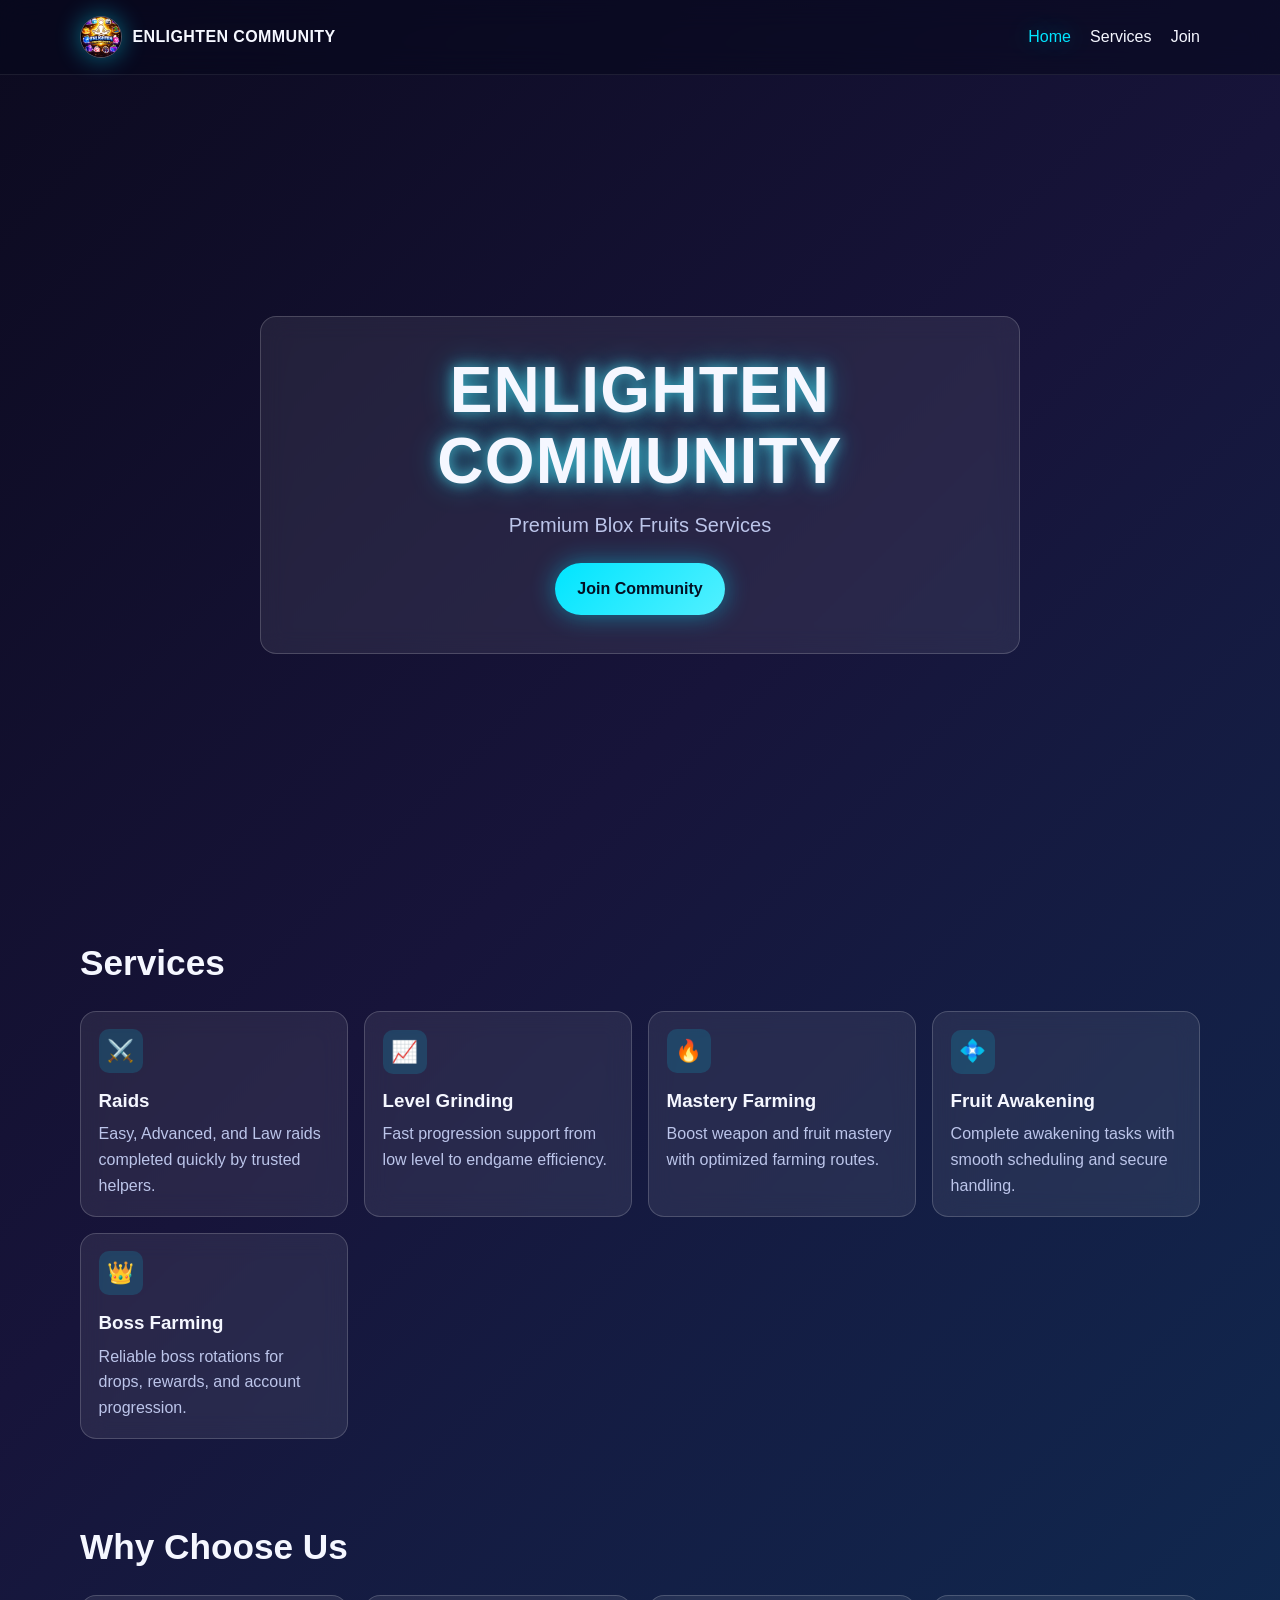
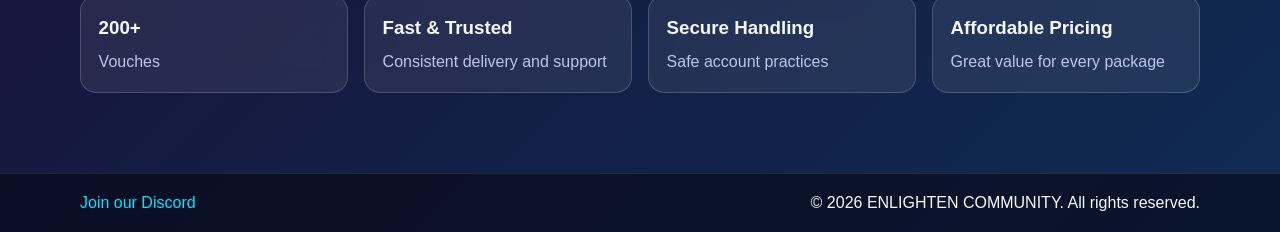
<file: index.html>
<!DOCTYPE html>
<html lang="en">
  <head>
    <meta charset="UTF-8" />
    <meta name="viewport" content="width=device-width, initial-scale=1.0" />
    <meta
      name="description"
      content="ENLIGHTEN COMMUNITY - Premium Blox Fruits Services"
    />
    <title>ENLIGHTEN COMMUNITY | Home</title>
    <link rel="stylesheet" href="style.css" />
  </head>
  <body>
    <header class="site-header" id="top">
      <nav class="navbar container" aria-label="Main navigation">
        <a class="brand" href="index.html" aria-label="ENLIGHTEN COMMUNITY Home">
          <img src="logo.png" alt="ENLIGHTEN COMMUNITY logo" class="brand-logo" />
          <span>ENLIGHTEN COMMUNITY</span>
        </a>

        <button
          class="menu-toggle"
          type="button"
          aria-expanded="false"
          aria-controls="primary-menu"
        >
          ☰
        </button>

        <ul class="nav-links" id="primary-menu">
          <li><a href="index.html" class="active">Home</a></li>
          <li><a href="server.html">Services</a></li>
          <li><a href="#join">Join</a></li>
        </ul>
      </nav>
    </header>

    <main>
      <section class="hero container" id="home">
        <div class="hero-content glass">
          <h1 class="hero-title glow-text">ENLIGHTEN COMMUNITY</h1>
          <p class="hero-subtitle">Premium Blox Fruits Services</p>
          <a class="btn-glow" href="https://discord.gg/D9QEAptQB2" target="_blank" rel="noopener"
            >Join Community</a
          >
        </div>
      </section>

      <section class="section container" id="services">
        <h2 class="section-title">Services</h2>
        <div class="cards-grid">
          <article class="service-card glass">
            <div class="icon" aria-hidden="true">⚔️</div>
            <h3>Raids</h3>
            <p>Easy, Advanced, and Law raids completed quickly by trusted helpers.</p>
          </article>
          <article class="service-card glass">
            <div class="icon" aria-hidden="true">📈</div>
            <h3>Level Grinding</h3>
            <p>Fast progression support from low level to endgame efficiency.</p>
          </article>
          <article class="service-card glass">
            <div class="icon" aria-hidden="true">🔥</div>
            <h3>Mastery Farming</h3>
            <p>Boost weapon and fruit mastery with optimized farming routes.</p>
          </article>
          <article class="service-card glass">
            <div class="icon" aria-hidden="true">💠</div>
            <h3>Fruit Awakening</h3>
            <p>Complete awakening tasks with smooth scheduling and secure handling.</p>
          </article>
          <article class="service-card glass">
            <div class="icon" aria-hidden="true">👑</div>
            <h3>Boss Farming</h3>
            <p>Reliable boss rotations for drops, rewards, and account progression.</p>
          </article>
        </div>
      </section>

      <section class="section container" id="features">
        <h2 class="section-title">Why Choose Us</h2>
        <div class="features-grid">
          <div class="feature-item glass">
            <h3>200+</h3>
            <p>Vouches</p>
          </div>
          <div class="feature-item glass">
            <h3>Fast &amp; Trusted</h3>
            <p>Consistent delivery and support</p>
          </div>
          <div class="feature-item glass">
            <h3>Secure Handling</h3>
            <p>Safe account practices</p>
          </div>
          <div class="feature-item glass">
            <h3>Affordable Pricing</h3>
            <p>Great value for every package</p>
          </div>
        </div>
      </section>
    </main>

    <footer class="site-footer" id="join">
      <div class="container footer-content">
        <a href="https://discord.gg/your-invite" target="_blank" rel="noopener">Join our Discord</a>
        <p>© <span id="year"></span> ENLIGHTEN COMMUNITY. All rights reserved.</p>
      </div>
    </footer>

    <script>
      const menuToggle = document.querySelector('.menu-toggle');
      const navMenu = document.querySelector('#primary-menu');
      menuToggle?.addEventListener('click', () => {
        const expanded = menuToggle.getAttribute('aria-expanded') === 'true';
        menuToggle.setAttribute('aria-expanded', String(!expanded));
        navMenu.classList.toggle('open');
      });

      document.getElementById('year').textContent = new Date().getFullYear();
    </script>
  </body>
</html>
</file>
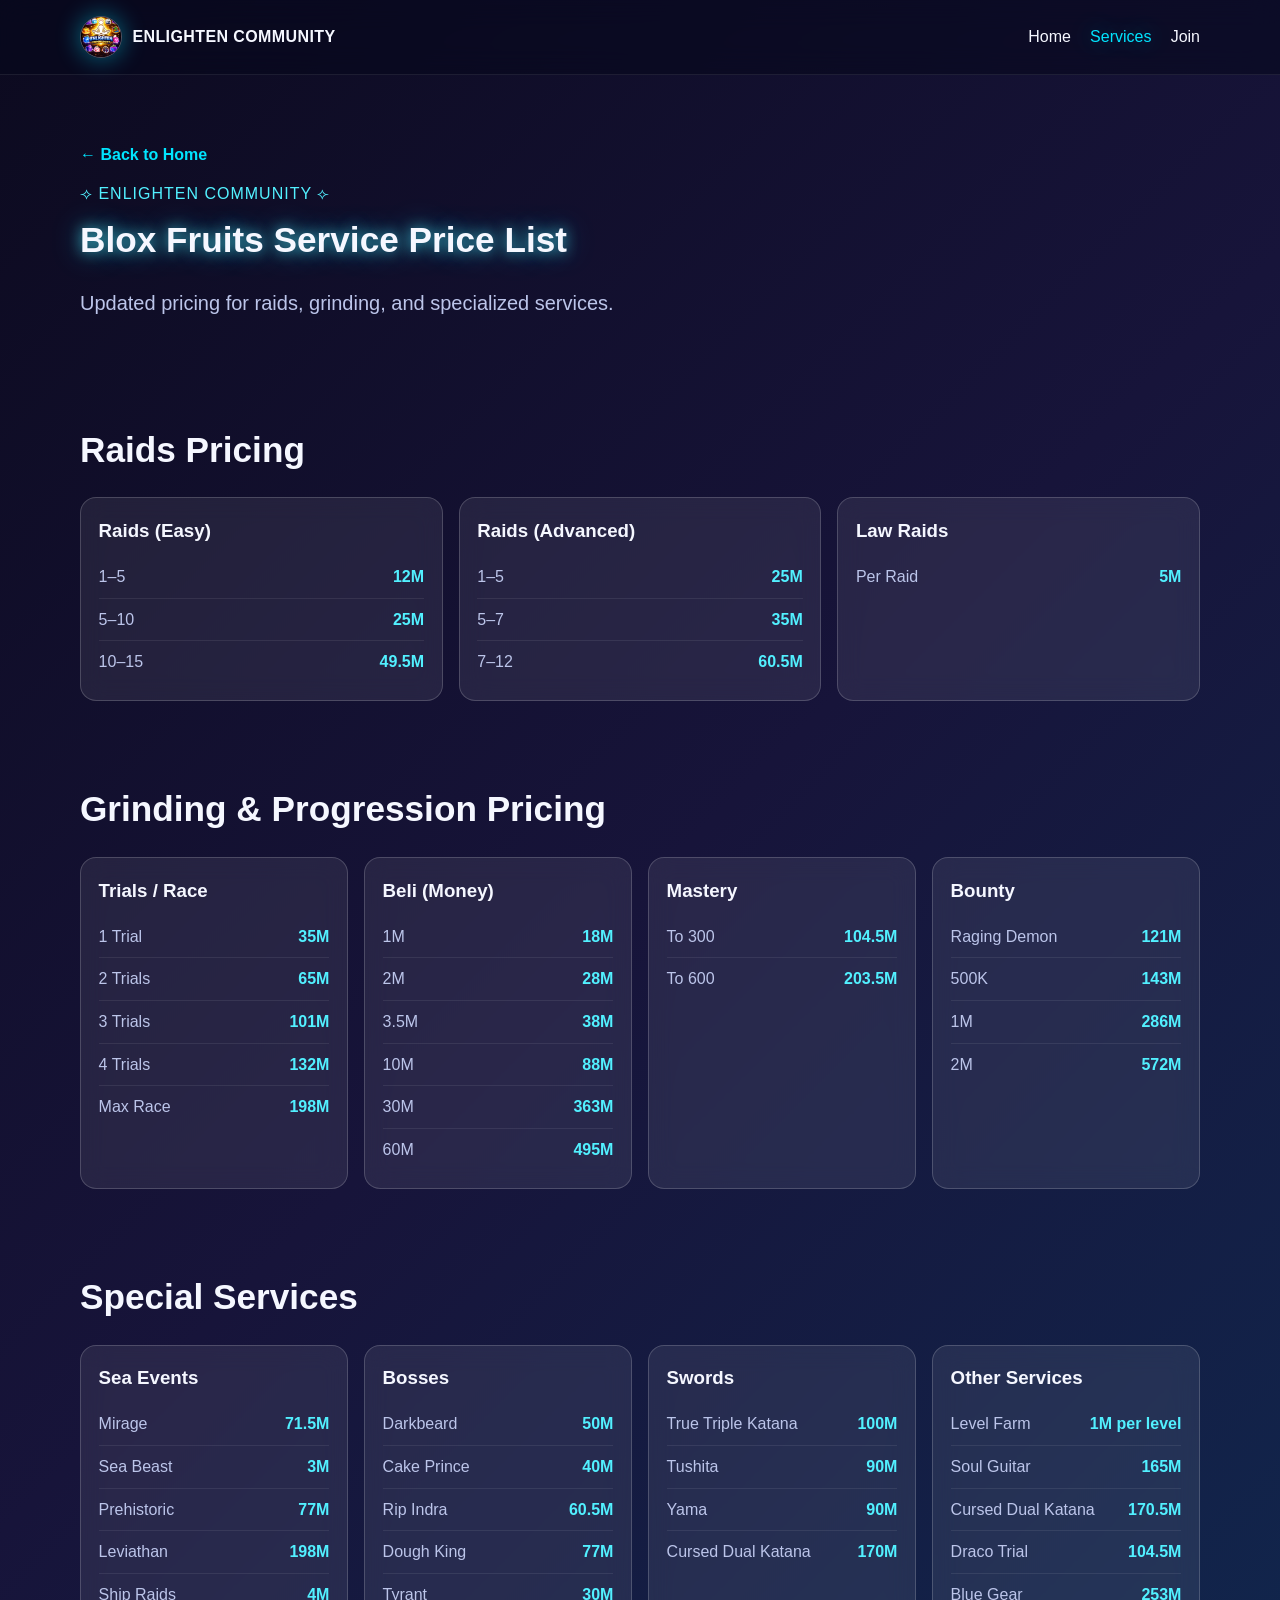
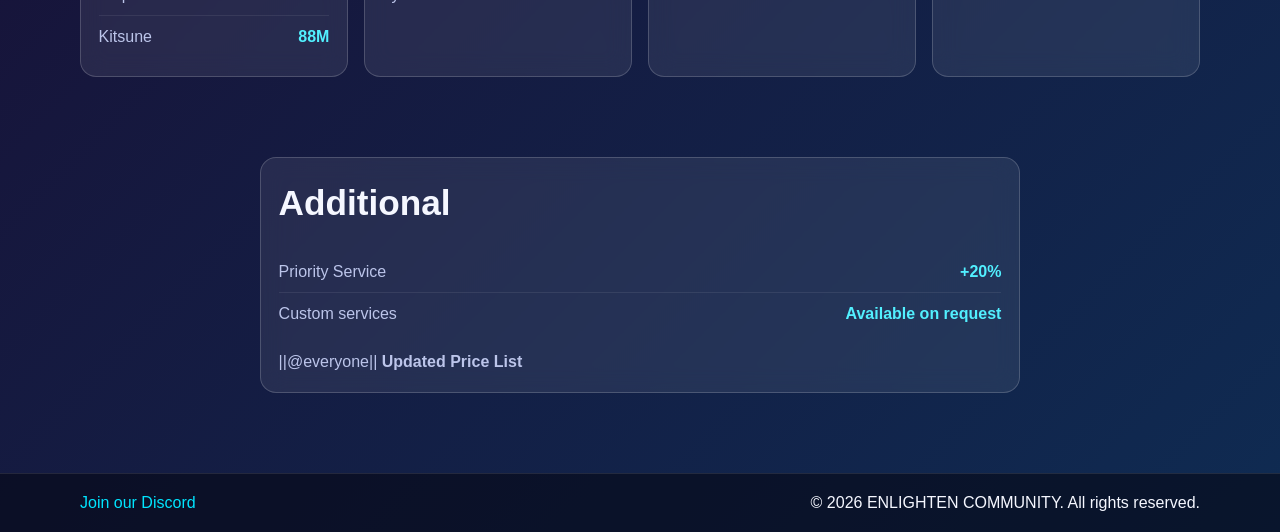
<file: server.html>
<!DOCTYPE html>
<html lang="en">
  <head>
    <meta charset="UTF-8" />
    <meta name="viewport" content="width=device-width, initial-scale=1.0" />
    <meta
      name="description"
      content="ENLIGHTEN COMMUNITY Service Pricing - Premium Blox Fruits Services"
    />
    <title>ENLIGHTEN COMMUNITY | Service Price List</title>
    <link rel="stylesheet" href="style.css" />
  </head>
  <body>
    <header class="site-header" id="top">
      <nav class="navbar container" aria-label="Main navigation">
        <a class="brand" href="index.html" aria-label="ENLIGHTEN COMMUNITY Home">
          <img src="logo.png" alt="ENLIGHTEN COMMUNITY logo" class="brand-logo" />
          <span>ENLIGHTEN COMMUNITY</span>
        </a>

        <button
          class="menu-toggle"
          type="button"
          aria-expanded="false"
          aria-controls="primary-menu"
        >
          ☰
        </button>

        <ul class="nav-links" id="primary-menu">
          <li><a href="index.html">Home</a></li>
          <li><a href="server.html" class="active">Services</a></li>
          <li><a href="index.html#join">Join</a></li>
        </ul>
      </nav>
    </header>

    <main>
      <section class="section container pricing-hero">
        <a class="back-link" href="index.html" id="back-home">← Back to Home</a>
        <p class="eyebrow">⟢ ENLIGHTEN COMMUNITY ⟣</p>
        <h1 class="section-title glow-text">Blox Fruits Service Price List</h1>
        <p class="hero-subtitle">Updated pricing for raids, grinding, and specialized services.</p>
      </section>

      <section class="section container" id="raids-pricing">
        <h2 class="section-title">Raids Pricing</h2>
        <div class="price-list-grid">
          <article class="pricing-card glass">
            <h3>Raids (Easy)</h3>
            <ul class="price-list">
              <li><span>1–5</span><strong>12M</strong></li>
              <li><span>5–10</span><strong>25M</strong></li>
              <li><span>10–15</span><strong>49.5M</strong></li>
            </ul>
          </article>
          <article class="pricing-card glass">
            <h3>Raids (Advanced)</h3>
            <ul class="price-list">
              <li><span>1–5</span><strong>25M</strong></li>
              <li><span>5–7</span><strong>35M</strong></li>
              <li><span>7–12</span><strong>60.5M</strong></li>
            </ul>
          </article>
          <article class="pricing-card glass">
            <h3>Law Raids</h3>
            <ul class="price-list">
              <li><span>Per Raid</span><strong>5M</strong></li>
            </ul>
          </article>
        </div>
      </section>

      <section class="section container" id="grinding-pricing">
        <h2 class="section-title">Grinding &amp; Progression Pricing</h2>
        <div class="price-list-grid">
          <article class="pricing-card glass">
            <h3>Trials / Race</h3>
            <ul class="price-list">
              <li><span>1 Trial</span><strong>35M</strong></li>
              <li><span>2 Trials</span><strong>65M</strong></li>
              <li><span>3 Trials</span><strong>101M</strong></li>
              <li><span>4 Trials</span><strong>132M</strong></li>
              <li><span>Max Race</span><strong>198M</strong></li>
            </ul>
          </article>

          <article class="pricing-card glass">
            <h3>Beli (Money)</h3>
            <ul class="price-list">
              <li><span>1M</span><strong>18M</strong></li>
              <li><span>2M</span><strong>28M</strong></li>
              <li><span>3.5M</span><strong>38M</strong></li>
              <li><span>10M</span><strong>88M</strong></li>
              <li><span>30M</span><strong>363M</strong></li>
              <li><span>60M</span><strong>495M</strong></li>
            </ul>
          </article>

          <article class="pricing-card glass">
            <h3>Mastery</h3>
            <ul class="price-list">
              <li><span>To 300</span><strong>104.5M</strong></li>
              <li><span>To 600</span><strong>203.5M</strong></li>
            </ul>
          </article>

          <article class="pricing-card glass">
            <h3>Bounty</h3>
            <ul class="price-list">
              <li><span>Raging Demon</span><strong>121M</strong></li>
              <li><span>500K</span><strong>143M</strong></li>
              <li><span>1M</span><strong>286M</strong></li>
              <li><span>2M</span><strong>572M</strong></li>
            </ul>
          </article>
        </div>
      </section>

      <section class="section container" id="special-services">
        <h2 class="section-title">Special Services</h2>
        <div class="price-list-grid">
          <article class="pricing-card glass">
            <h3>Sea Events</h3>
            <ul class="price-list">
              <li><span>Mirage</span><strong>71.5M</strong></li>
              <li><span>Sea Beast</span><strong>3M</strong></li>
              <li><span>Prehistoric</span><strong>77M</strong></li>
              <li><span>Leviathan</span><strong>198M</strong></li>
              <li><span>Ship Raids</span><strong>4M</strong></li>
              <li><span>Kitsune</span><strong>88M</strong></li>
            </ul>
          </article>

          <article class="pricing-card glass">
            <h3>Bosses</h3>
            <ul class="price-list">
              <li><span>Darkbeard</span><strong>50M</strong></li>
              <li><span>Cake Prince</span><strong>40M</strong></li>
              <li><span>Rip Indra</span><strong>60.5M</strong></li>
              <li><span>Dough King</span><strong>77M</strong></li>
              <li><span>Tyrant</span><strong>30M</strong></li>
            </ul>
          </article>

          <article class="pricing-card glass">
            <h3>Swords</h3>
            <ul class="price-list">
              <li><span>True Triple Katana</span><strong>100M</strong></li>
              <li><span>Tushita</span><strong>90M</strong></li>
              <li><span>Yama</span><strong>90M</strong></li>
              <li><span>Cursed Dual Katana</span><strong>170M</strong></li>
            </ul>
          </article>

          <article class="pricing-card glass">
            <h3>Other Services</h3>
            <ul class="price-list">
              <li><span>Level Farm</span><strong>1M per level</strong></li>
              <li><span>Soul Guitar</span><strong>165M</strong></li>
              <li><span>Cursed Dual Katana</span><strong>170.5M</strong></li>
              <li><span>Draco Trial</span><strong>104.5M</strong></li>
              <li><span>Blue Gear</span><strong>253M</strong></li>
            </ul>
          </article>
        </div>
      </section>

      <section class="section container">
        <div class="pricing-card glass additional-box">
          <h2 class="section-title">Additional</h2>
          <ul class="price-list">
            <li><span>Priority Service</span><strong>+20%</strong></li>
            <li><span>Custom services</span><strong>Available on request</strong></li>
          </ul>
          <p class="price-note">||@everyone|| <strong>Updated Price List</strong></p>
        </div>
      </section>
    </main>

    <footer class="site-footer" id="join">
      <div class="container footer-content">
        <a href="https://discord.gg/your-invite" target="_blank" rel="noopener">Join our Discord</a>
        <p>© <span id="year"></span> ENLIGHTEN COMMUNITY. All rights reserved.</p>
      </div>
    </footer>

    <script>
      const menuToggle = document.querySelector('.menu-toggle');
      const navMenu = document.querySelector('#primary-menu');
      menuToggle?.addEventListener('click', () => {
        const expanded = menuToggle.getAttribute('aria-expanded') === 'true';
        menuToggle.setAttribute('aria-expanded', String(!expanded));
        navMenu.classList.toggle('open');
      });

      const backHome = document.getElementById('back-home');
      backHome?.addEventListener('click', (event) => {
        if (window.history.length > 1) {
          event.preventDefault();
          window.history.back();
        }
      });

      document.getElementById('year').textContent = new Date().getFullYear();
    </script>
  </body>
</html>
</file>
<file: style.css>
:root {
  --bg-1: #0c0a1f;
  --bg-2: #17143a;
  --bg-3: #0f2b52;
  --card-bg: rgba(255, 255, 255, 0.08);
  --card-border: rgba(255, 255, 255, 0.18);
  --text-main: #f5f7ff;
  --text-dim: #bcc5ea;
  --accent: #00e5ff;
  --accent-soft: #52f0ff;
  --shadow-glow: 0 0 24px rgba(0, 229, 255, 0.45);
  --radius: 16px;
  --radius-sm: 12px;
  --container: 1120px;
  --transition: 250ms ease;
}

* {
  box-sizing: border-box;
  margin: 0;
  padding: 0;
}

html {
  scroll-behavior: smooth;
}

body {
  font-family: Inter, Segoe UI, Roboto, Arial, sans-serif;
  background: linear-gradient(135deg, var(--bg-1), var(--bg-2) 45%, var(--bg-3));
  color: var(--text-main);
  min-height: 100vh;
  line-height: 1.6;
}

.container {
  width: min(var(--container), 92%);
  margin-inline: auto;
}

.site-header {
  position: sticky;
  top: 0;
  z-index: 1000;
  background: rgba(7, 9, 28, 0.55);
  backdrop-filter: blur(14px);
  border-bottom: 1px solid rgba(255, 255, 255, 0.08);
}

.navbar {
  display: flex;
  align-items: center;
  justify-content: space-between;
  gap: 1rem;
  min-height: 74px;
}

.brand {
  display: inline-flex;
  align-items: center;
  gap: 0.65rem;
  color: var(--text-main);
  text-decoration: none;
  font-weight: 700;
  letter-spacing: 0.4px;
}

.brand-logo {
  width: 42px;
  height: 42px;
  object-fit: cover;
  border-radius: 50%;
  border: 1px solid rgba(255, 255, 255, 0.3);
  box-shadow: var(--shadow-glow);
}

.nav-links {
  display: flex;
  align-items: center;
  list-style: none;
  gap: 1.2rem;
}

.nav-links a {
  color: var(--text-main);
  text-decoration: none;
  font-weight: 500;
  transition: color var(--transition), text-shadow var(--transition);
}

.nav-links a:hover,
.nav-links a.active {
  color: var(--accent);
  text-shadow: var(--shadow-glow);
}

.menu-toggle {
  display: none;
  border: 1px solid var(--card-border);
  background: var(--card-bg);
  color: var(--text-main);
  border-radius: 10px;
  padding: 0.35rem 0.6rem;
  font-size: 1.2rem;
}

.hero {
  display: grid;
  place-items: center;
  min-height: calc(100vh - 80px);
  padding: 3.5rem 0;
}

.hero-content {
  text-align: center;
  padding: clamp(1.5rem, 3vw, 2.5rem);
  max-width: 760px;
}

.hero-title {
  font-size: clamp(2rem, 6vw, 4rem);
  line-height: 1.1;
  margin-bottom: 0.8rem;
  letter-spacing: 1.2px;
}

.glow-text {
  text-shadow: 0 0 14px rgba(82, 240, 255, 0.7), 0 0 30px rgba(0, 229, 255, 0.45);
}

.hero-subtitle {
  color: var(--text-dim);
  font-size: clamp(1rem, 2.4vw, 1.25rem);
  margin-bottom: 1.4rem;
}

.eyebrow {
  color: var(--accent-soft);
  letter-spacing: 1px;
  margin-bottom: 0.35rem;
  text-transform: uppercase;
}

.back-link {
  display: inline-block;
  color: var(--accent);
  text-decoration: none;
  font-weight: 600;
  margin-bottom: 0.8rem;
  transition: transform var(--transition), text-shadow var(--transition);
}

.back-link:hover {
  transform: translateX(-2px);
  text-shadow: var(--shadow-glow);
}

.btn-glow {
  display: inline-block;
  text-decoration: none;
  color: #031225;
  background: linear-gradient(135deg, var(--accent), var(--accent-soft));
  font-weight: 700;
  border-radius: 999px;
  padding: 0.8rem 1.4rem;
  box-shadow: var(--shadow-glow);
  transition: transform var(--transition), box-shadow var(--transition);
}

.btn-glow:hover {
  transform: translateY(-3px);
  box-shadow: 0 0 36px rgba(0, 229, 255, 0.65);
}

.section {
  padding: 2.5rem 0;
}

.section-title {
  font-size: clamp(1.5rem, 3vw, 2.2rem);
  margin-bottom: 1.2rem;
}

.cards-grid,
.features-grid,
.pricing-grid,
.price-list-grid {
  display: grid;
  gap: 1rem;
  grid-template-columns: repeat(auto-fit, minmax(220px, 1fr));
}

.glass {
  background: var(--card-bg);
  border: 1px solid var(--card-border);
  border-radius: var(--radius);
  backdrop-filter: blur(12px);
}

.service-card,
.feature-item,
.pricing-card {
  padding: 1.1rem;
  transition: transform var(--transition), box-shadow var(--transition), border-color var(--transition);
}

.service-card:hover,
.feature-item:hover,
.pricing-card:hover {
  transform: translateY(-6px);
  border-color: rgba(82, 240, 255, 0.55);
  box-shadow: var(--shadow-glow);
}

.icon {
  width: 44px;
  height: 44px;
  display: grid;
  place-items: center;
  border-radius: 10px;
  background: rgba(0, 229, 255, 0.15);
  margin-bottom: 0.8rem;
  font-size: 1.35rem;
}

.service-card h3,
.pricing-card h3,
.feature-item h3 {
  margin-bottom: 0.35rem;
}

.service-card p,
.pricing-card p,
.feature-item p {
  color: var(--text-dim);
}

.pricing-hero {
  padding-top: 4.2rem;
}

.price-list {
  list-style: none;
  margin-top: 0.65rem;
}

.price-list li {
  display: flex;
  justify-content: space-between;
  gap: 0.8rem;
  padding: 0.5rem 0;
  border-bottom: 1px solid rgba(255, 255, 255, 0.08);
}

.price-list li:last-child {
  border-bottom: none;
}

.price-list li span {
  color: var(--text-dim);
}

.price-list li strong {
  color: var(--accent-soft);
  white-space: nowrap;
}

.additional-box {
  max-width: 760px;
  margin-inline: auto;
}

.price-note {
  margin-top: 0.9rem;
  color: var(--text-dim);
}

.site-footer {
  margin-top: 2.5rem;
  border-top: 1px solid rgba(255, 255, 255, 0.1);
  background: rgba(5, 7, 20, 0.6);
}

.footer-content {
  display: flex;
  justify-content: space-between;
  align-items: center;
  gap: 1rem;
  padding: 1rem 0;
  flex-wrap: wrap;
}

.footer-content a {
  color: var(--accent);
  text-decoration: none;
}

.footer-content a:hover {
  text-shadow: var(--shadow-glow);
}

@media (max-width: 760px) {
  .menu-toggle {
    display: inline-block;
  }

  .nav-links {
    position: absolute;
    top: 74px;
    right: 4%;
    flex-direction: column;
    background: rgba(7, 9, 28, 0.96);
    border: 1px solid var(--card-border);
    border-radius: var(--radius-sm);
    padding: 0.7rem 1rem;
    width: min(240px, 70vw);
    transform: scale(0.95);
    opacity: 0;
    pointer-events: none;
    transition: opacity var(--transition), transform var(--transition);
  }

  .nav-links.open {
    opacity: 1;
    transform: scale(1);
    pointer-events: auto;
  }

  .hero {
    min-height: 75vh;
  }
}
</file>
